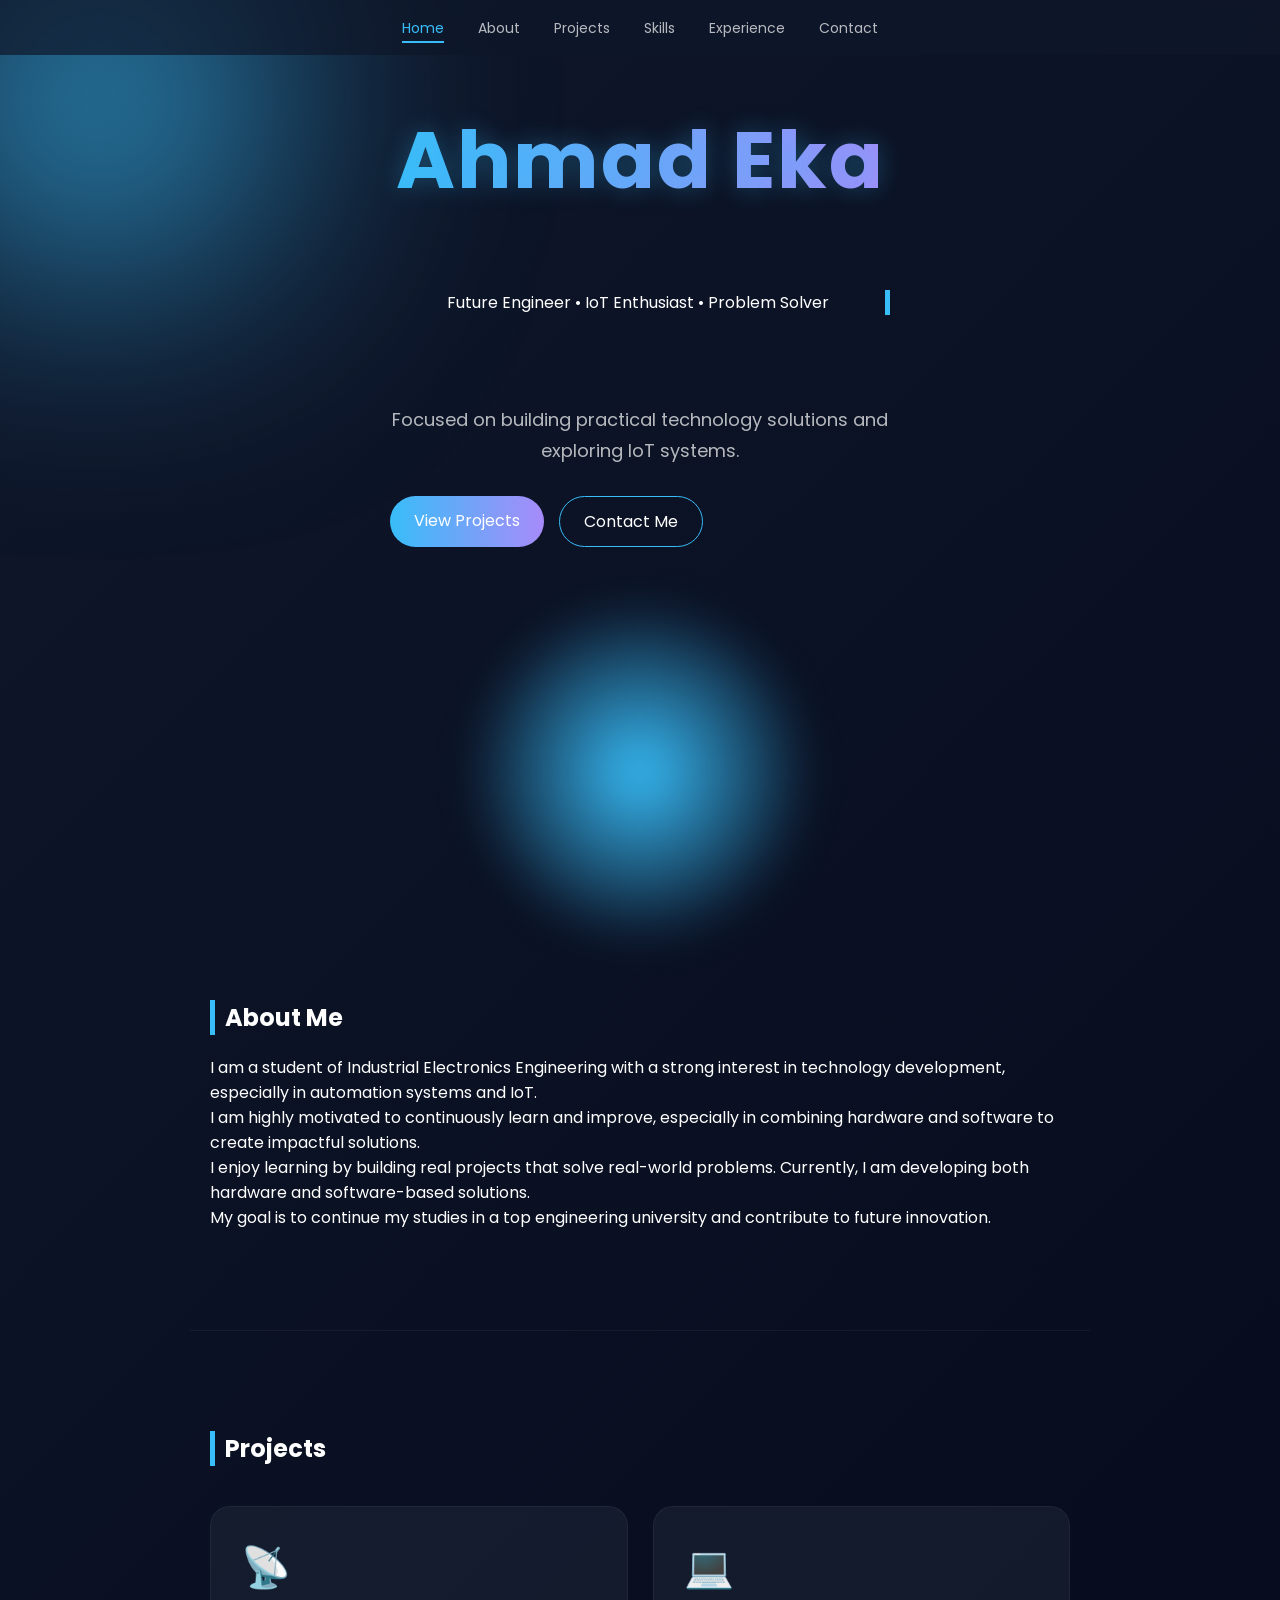
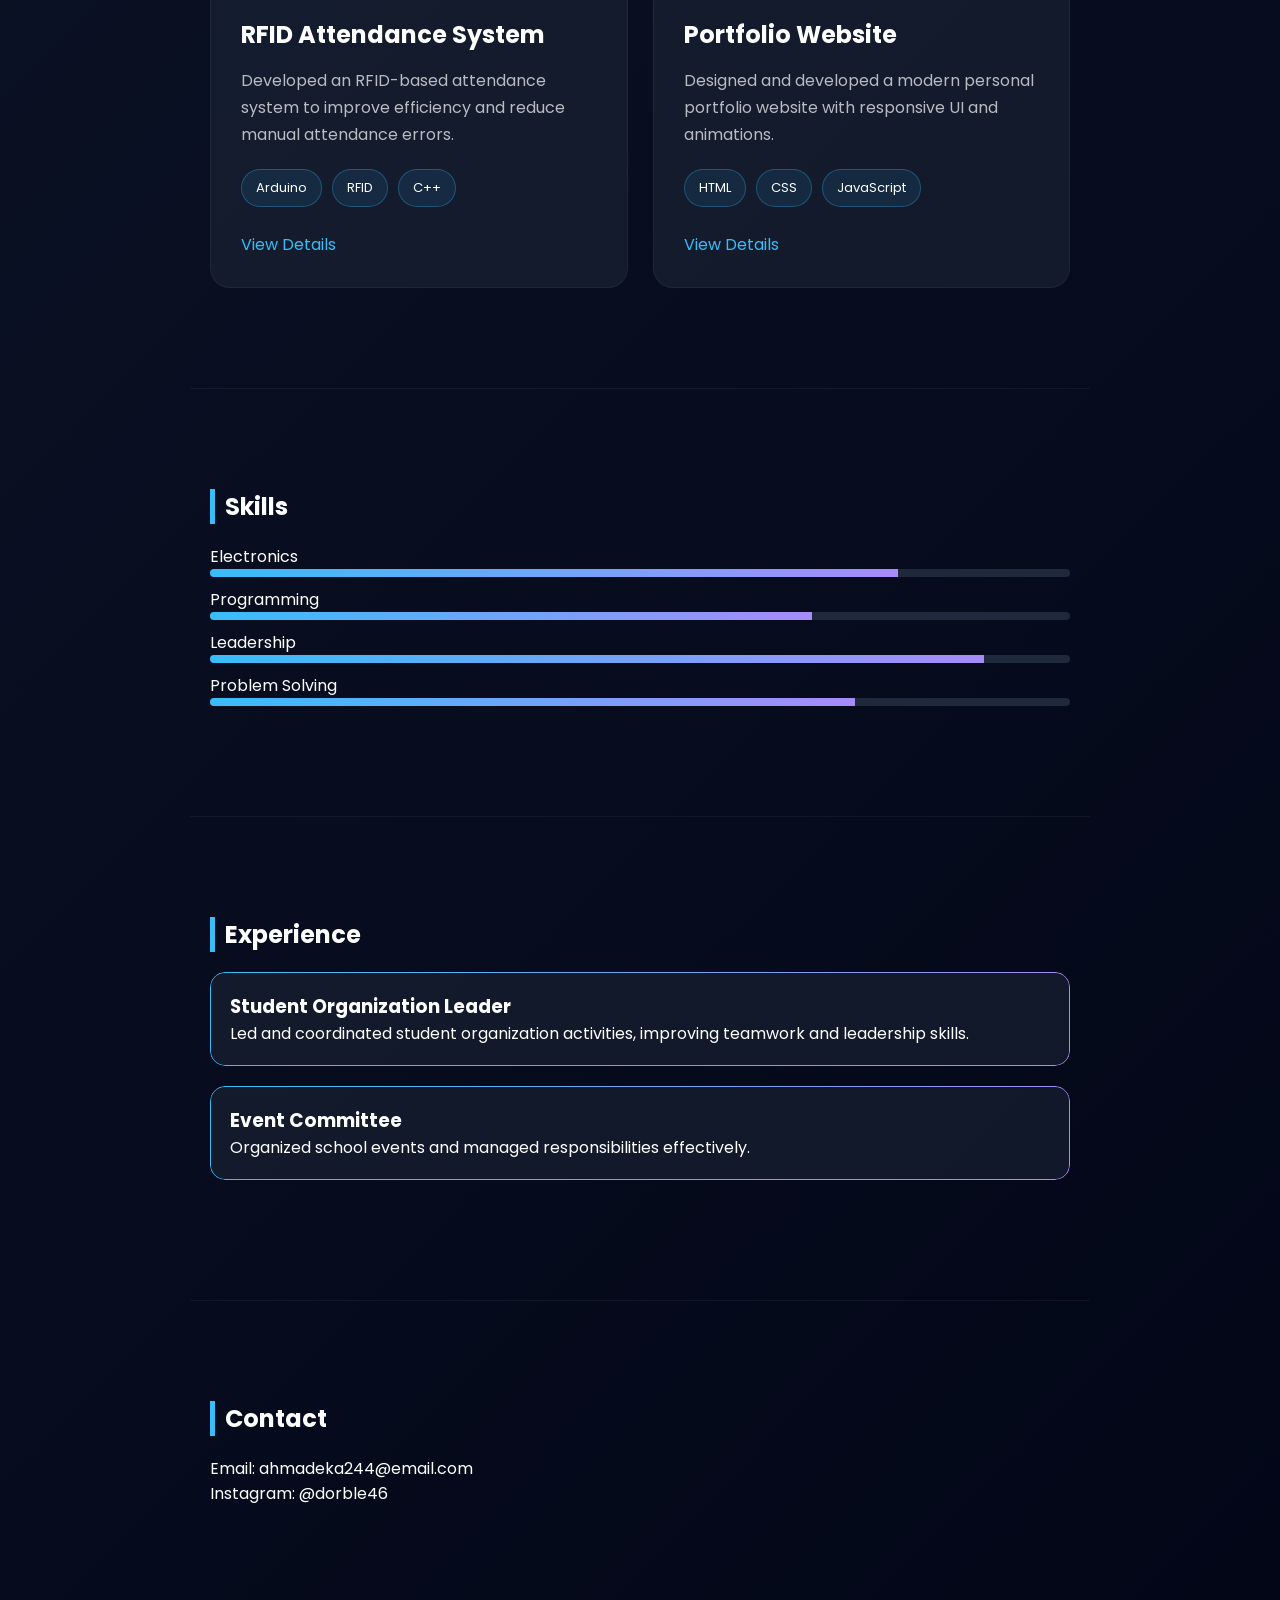
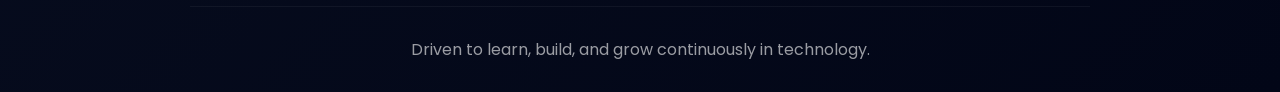
<file: index.html>
<!DOCTYPE html>
<html lang="en">
<head>
<meta charset="UTF-8">
<meta name="viewport" content="width=device-width, initial-scale=1.0">
<title>Ahmad Eka | Portfolio</title>

<link rel="stylesheet" href="style.css">
<link href="https://fonts.googleapis.com/css2?family=Poppins:wght@300;400;600&display=swap" rel="stylesheet">

</head>

<body>

<nav>
  <a href="#home" class="nav-link">Home</a>
  <a href="#about" class="nav-link">About</a>
  <a href="#projects" class="nav-link">Projects</a>
  <a href="#skills" class="nav-link">Skills</a>
  <a href="#experience" class="nav-link">Experience</a>
  <a href="#contact" class="nav-link">Contact</a>
</nav>

<header id="home">

  <div class="hero-text">
    <h1>Ahmad Eka</h1>

    <p class="typing">
      Future Engineer • IoT Enthusiast • Problem Solver
    </p>

    <p class="desc">
      Focused on building practical technology solutions and exploring IoT systems.
    </p>

    <div class="hero-buttons">
      <a href="#projects" class="btn">View Projects</a>
      <a href="#contact" class="btn btn-outline">Contact Me</a>
    </div>
  </div>

  <div class="hero-image">
    <div class="circle"></div>
  </div>

</header>

<section id="about" class="fade">
  <h2>About Me</h2>

  <p>
  I am a student of Industrial Electronics Engineering with a strong interest in technology development, 
  especially in automation systems and IoT.
  </p>

  <p>
  I am highly motivated to continuously learn and improve, especially in combining hardware and software 
  to create impactful solutions.
  </p>

  <p>
  I enjoy learning by building real projects that solve real-world problems. 
  Currently, I am developing both hardware and software-based solutions.
  </p>

  <p>
  My goal is to continue my studies in a top engineering university and contribute to future innovation.
  </p>
</section>

<section id="projects" class="fade">
  <h2>Projects</h2>

  <div class="project-grid">

    <div class="project-card">
      <div class="project-icon">📡</div>

      <h3>RFID Attendance System</h3>

      <p>
        Developed an RFID-based attendance system to improve efficiency and reduce manual attendance errors.
      </p>

      <div class="tech">
        <span>Arduino</span>
        <span>RFID</span>
        <span>C++</span>
      </div>

      <a href="#" class="project-btn">View Details</a>
    </div>

    <div class="project-card">
      <div class="project-icon">💻</div>

      <h3>Portfolio Website</h3>

      <p>
        Designed and developed a modern personal portfolio website with responsive UI and animations.
      </p>

      <div class="tech">
        <span>HTML</span>
        <span>CSS</span>
        <span>JavaScript</span>
      </div>

      <a href="#" class="project-btn">View Details</a>
    </div>

  </div>

</section>

<section id="skills" class="fade">
  <h2>Skills</h2>

  <p>Electronics</p>
  <div class="skill-bar">
    <div class="skill-fill" style="width:80%"></div>
  </div>

  <p>Programming</p>
  <div class="skill-bar">
    <div class="skill-fill" style="width:70%"></div>
  </div>

  <p>Leadership</p>
  <div class="skill-bar">
    <div class="skill-fill" style="width:90%"></div>
  </div>

  <p>Problem Solving</p>
  <div class="skill-bar">
    <div class="skill-fill" style="width:75%"></div>
  </div>

</section>

<section id="experience" class="fade">
  <h2>Experience</h2>

  <div class="card">
    <h3>Student Organization Leader</h3>
    <p>
    Led and coordinated student organization activities, improving teamwork and leadership skills.
    </p>
  </div>

  <div class="card">
    <h3>Event Committee</h3>
    <p>
    Organized school events and managed responsibilities effectively.
    </p>
  </div>
</section>

<section id="contact" class="fade">
  <h2>Contact</h2>
  <p>Email: ahmadeka244@email.com</p>
  <p>Instagram: @dorble46</p>
</section>

<footer>
  <p>Driven to learn, build, and grow continuously in technology.</p>
</footer>

<script>
const fades = document.querySelectorAll('.fade');
const sections = document.querySelectorAll("section, header");
const navLinks = document.querySelectorAll(".nav-link");

window.addEventListener('scroll', () => {
  fades.forEach(el => {
    const top = el.getBoundingClientRect().top;
    if(top < window.innerHeight - 50){
      el.classList.add('show');
    }
  });
});

window.addEventListener('load', () => {
  // Panggil fungsi scroll saat load selesai
  window.dispatchEvent(new Event('scroll'));
});

window.addEventListener("scroll", () => {

  let current = "";

  sections.forEach(section => {
    const sectionTop = section.offsetTop;
    const sectionHeight = section.clientHeight;

    if (scrollY >= sectionTop - 200) {
      current = section.getAttribute("id");
    }
  });

  navLinks.forEach(link => {
    link.classList.remove("active");

    if (link.getAttribute("href") === "#" + current) {
      link.classList.add("active");
    }
  });

});

</script>

</body>
</html>
</file>
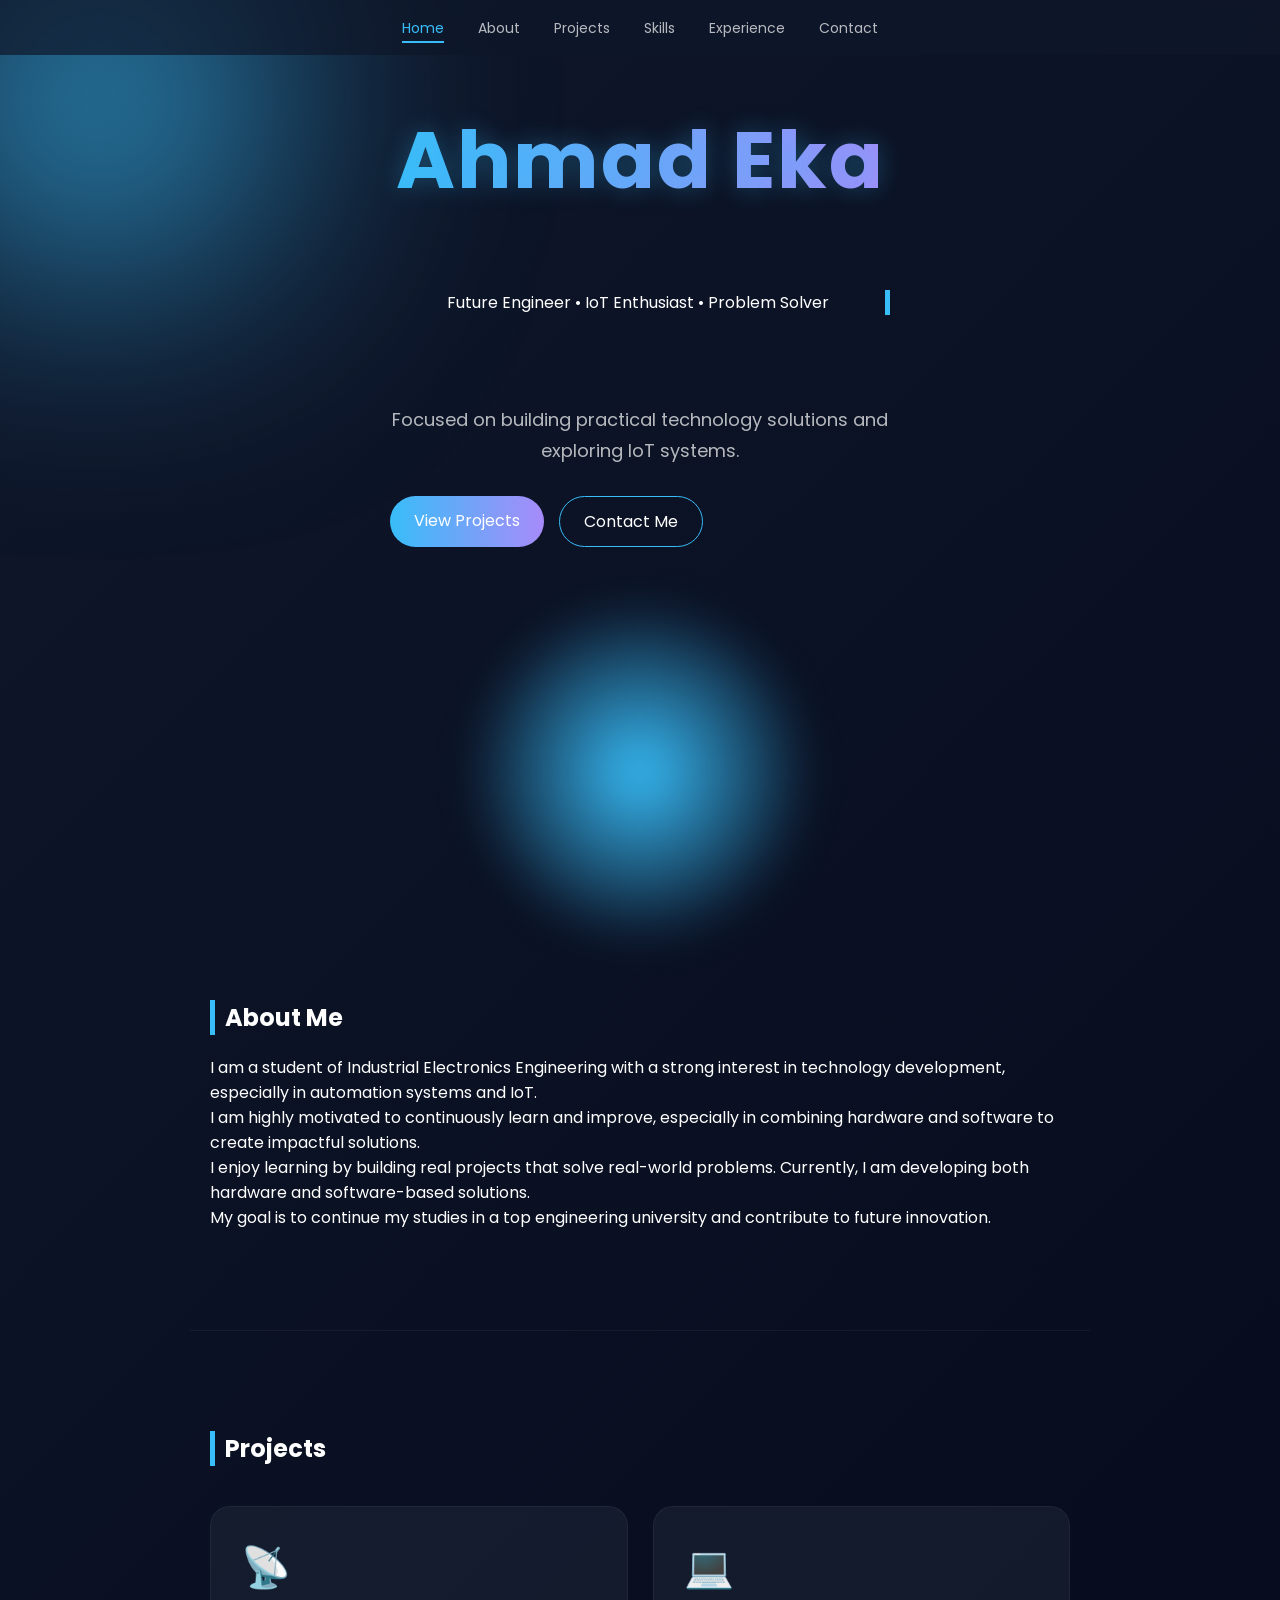
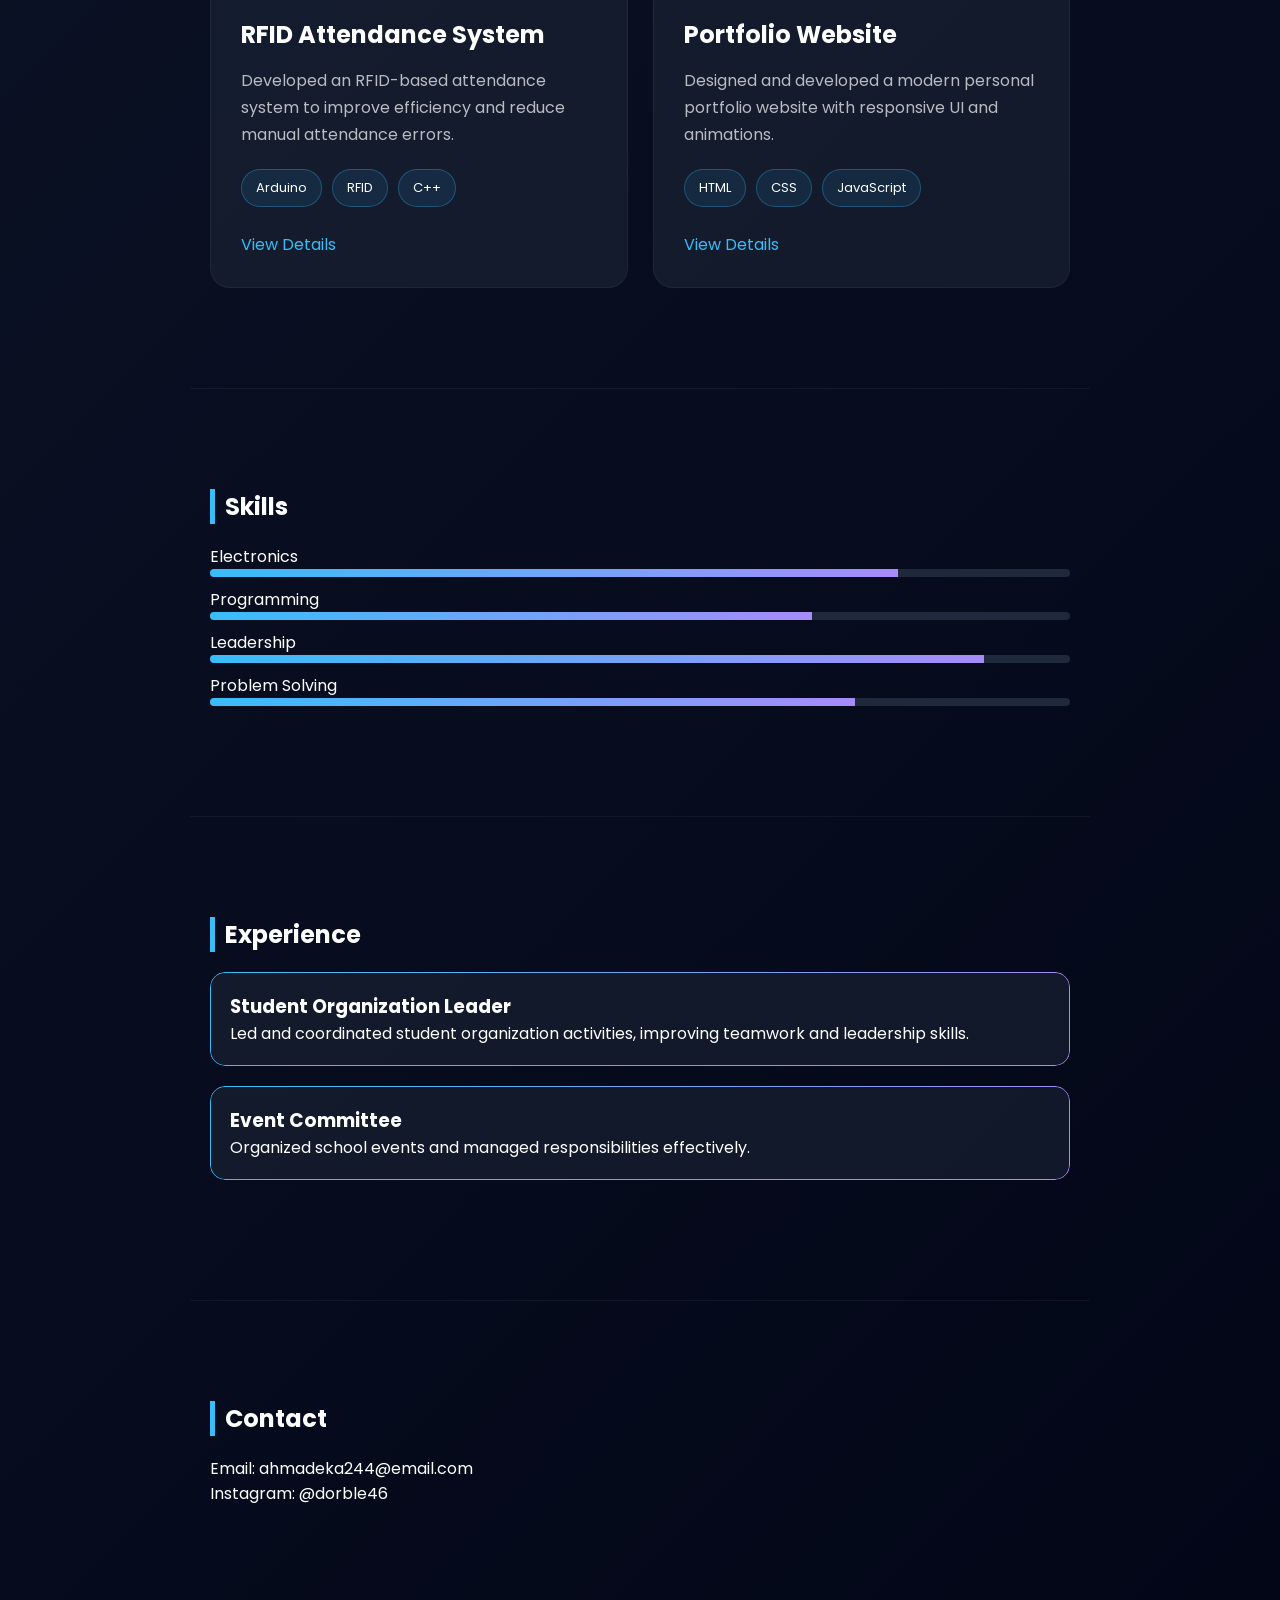
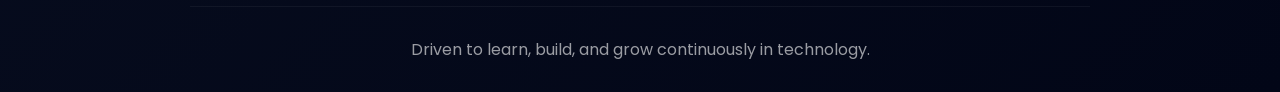
<file: indeks.html>
<!DOCTYPE html>
<html lang="en">
<head>
<meta charset="UTF-8">
<meta name="viewport" content="width=device-width, initial-scale=1.0">
<title>Ahmad Eka | Portfolio</title>

<link rel="stylesheet" href="style.css">
<link href="https://fonts.googleapis.com/css2?family=Poppins:wght@300;400;600&display=swap" rel="stylesheet">

</head>

<body>

<nav>
  <a href="#home" class="nav-link">Home</a>
  <a href="#about" class="nav-link">About</a>
  <a href="#projects" class="nav-link">Projects</a>
  <a href="#skills" class="nav-link">Skills</a>
  <a href="#experience" class="nav-link">Experience</a>
  <a href="#contact" class="nav-link">Contact</a>
</nav>

<header id="home">

  <div class="hero-text">
    <h1>Ahmad Eka</h1>

    <p class="typing">
      Future Engineer • IoT Enthusiast • Problem Solver
    </p>

    <p class="desc">
      Focused on building practical technology solutions and exploring IoT systems.
    </p>

    <div class="hero-buttons">
      <a href="#projects" class="btn">View Projects</a>
      <a href="#contact" class="btn btn-outline">Contact Me</a>
    </div>
  </div>

  <div class="hero-image">
    <div class="circle"></div>
  </div>

</header>

<section id="about" class="fade">
  <h2>About Me</h2>

  <p>
  I am a student of Industrial Electronics Engineering with a strong interest in technology development, 
  especially in automation systems and IoT.
  </p>

  <p>
  I am highly motivated to continuously learn and improve, especially in combining hardware and software 
  to create impactful solutions.
  </p>

  <p>
  I enjoy learning by building real projects that solve real-world problems. 
  Currently, I am developing both hardware and software-based solutions.
  </p>

  <p>
  My goal is to continue my studies in a top engineering university and contribute to future innovation.
  </p>
</section>

<section id="projects" class="fade">
  <h2>Projects</h2>

  <div class="project-grid">

    <div class="project-card">
      <div class="project-icon">📡</div>

      <h3>RFID Attendance System</h3>

      <p>
        Developed an RFID-based attendance system to improve efficiency and reduce manual attendance errors.
      </p>

      <div class="tech">
        <span>Arduino</span>
        <span>RFID</span>
        <span>C++</span>
      </div>

      <a href="#" class="project-btn">View Details</a>
    </div>

    <div class="project-card">
      <div class="project-icon">💻</div>

      <h3>Portfolio Website</h3>

      <p>
        Designed and developed a modern personal portfolio website with responsive UI and animations.
      </p>

      <div class="tech">
        <span>HTML</span>
        <span>CSS</span>
        <span>JavaScript</span>
      </div>

      <a href="#" class="project-btn">View Details</a>
    </div>

  </div>

</section>

<section id="skills" class="fade">
  <h2>Skills</h2>

  <p>Electronics</p>
  <div class="skill-bar">
    <div class="skill-fill" style="width:80%"></div>
  </div>

  <p>Programming</p>
  <div class="skill-bar">
    <div class="skill-fill" style="width:70%"></div>
  </div>

  <p>Leadership</p>
  <div class="skill-bar">
    <div class="skill-fill" style="width:90%"></div>
  </div>

  <p>Problem Solving</p>
  <div class="skill-bar">
    <div class="skill-fill" style="width:75%"></div>
  </div>

</section>

<section id="experience" class="fade">
  <h2>Experience</h2>

  <div class="card">
    <h3>Student Organization Leader</h3>
    <p>
    Led and coordinated student organization activities, improving teamwork and leadership skills.
    </p>
  </div>

  <div class="card">
    <h3>Event Committee</h3>
    <p>
    Organized school events and managed responsibilities effectively.
    </p>
  </div>
</section>

<section id="contact" class="fade">
  <h2>Contact</h2>
  <p>Email: ahmadeka244@email.com</p>
  <p>Instagram: @dorble46</p>
</section>

<footer>
  <p>Driven to learn, build, and grow continuously in technology.</p>
</footer>

<script>
const fades = document.querySelectorAll('.fade');
const sections = document.querySelectorAll("section, header");
const navLinks = document.querySelectorAll(".nav-link");

window.addEventListener('scroll', () => {
  fades.forEach(el => {
    const top = el.getBoundingClientRect().top;
    if(top < window.innerHeight - 50){
      el.classList.add('show');
    }
  });
});

window.addEventListener('load', () => {
  // Panggil fungsi scroll saat load selesai
  window.dispatchEvent(new Event('scroll'));
});

window.addEventListener("scroll", () => {

  let current = "";

  sections.forEach(section => {
    const sectionTop = section.offsetTop;
    const sectionHeight = section.clientHeight;

    if (scrollY >= sectionTop - 200) {
      current = section.getAttribute("id");
    }
  });

  navLinks.forEach(link => {
    link.classList.remove("active");

    if (link.getAttribute("href") === "#" + current) {
      link.classList.add("active");
    }
  });

});

</script>

</body>
</html>
</file>
<file: style.css>
* {
  margin: 0;
  padding: 0;
  box-sizing: border-box;
  font-family: 'Poppins', sans-serif;
  scroll-behavior: smooth;
}

body {
  background: linear-gradient(135deg, #0f172a, #020617);
  color: white;
}

/* GLOW BACKGROUND */
body::before {
  content: "";
  position: fixed;
  width: 400px;
  height: 400px;
  background: radial-gradient(circle, #38bdf8, transparent);
  top: -100px;
  left: -100px;
  filter: blur(120px);
  z-index: -1;
}

/* NAVBAR */
nav {
  position: fixed;
  width: 100%;
  top: 0;
  background: rgba(15, 23, 42, 0.7);
  backdrop-filter: blur(10px);
  padding: 15px;
  text-align: center;
  z-index: 1000;
}

nav a {
  color: white;
  margin: 0 15px;
  text-decoration: none;
  font-size: 14px;
  opacity: 0.7;
  transition: 0.3s;
  position: relative;
}

nav a:hover {
  opacity: 1;
  color: #38bdf8;
}

nav a::after {
  content: "";
  position: absolute;
  width: 0%;
  height: 2px;
  bottom: -5px;
  left: 0;
  background: #38bdf8;
  transition: 0.3s;
}

nav a:hover::after {
  width: 100%;
}

/* HEADER */
header {
  height: 100vh;
  display: flex;
  flex-direction: column;
  justify-content: center;
  text-align: center;
  padding: 20px;
}

header h1 {
  font-size: 70px;
  background: linear-gradient(90deg, #38bdf8, #a78bfa);
  -webkit-background-clip: text;
  letter-spacing: 2px;
  text-shadow: 0 0 20px rgba(56,189,248,0.5);
  color: transparent;
}

.typing {
  border-right: 5px solid #38bdf8;
  white-space: nowrap;
  overflow: hidden;
  width: 0;
  margin: auto;
  animation: typing 3s steps(40, end) forwards, blink 0.7s infinite;
}

@keyframes typing {
  to { width: 100%; }
}

@keyframes blink {
  50% { border-color: transparent; }
}

/* SECTION */
section {
  padding: 100px 20px;
  max-width: 900px;
  margin: auto;
  border-bottom: 1px solid rgba(255,255,255,0.05);
}

h2 {
  margin-bottom: 20px;
  border-left: 5px solid #38bdf8;
  padding-left: 10px;
}

/* CARD */
.card {
  position: relative;
  background: rgba(30, 41, 59, 0.5);
  padding: 20px;
  margin: 20px 0;
  border-radius: 15px;
  overflow: hidden;
  transition: 0.3s;
}

.card::before {
  content: "";
  position: absolute;
  inset: 0;
  border-radius: 15px;
  padding: 1px;
  background: linear-gradient(120deg, #38bdf8, #a78bfa);
  -webkit-mask:
    linear-gradient(#fff 0 0) content-box, 
    linear-gradient(#fff 0 0);
  -webkit-mask-composite: xor;
  mask-composite: exclude;
}

.card:hover {
  transform: translateY(-8px) scale(1.02);
  box-shadow: 0 0 25px #38bdf8;
}

/* SKILL */
.skill-bar {
  height: 8px;
  background: #1e293b;
  border-radius: 10px;
  overflow: hidden;
  margin-bottom: 10px;
}

.skill-fill {
  height: 100%;
  background: linear-gradient(90deg, #38bdf8, #a78bfa);
}

/* FOOTER */
footer {
  text-align: center;
  padding: 30px;
  opacity: 0.6;
}

/* ANIMATION */
.fade {
  opacity: 0;
  transform: translateY(20px);
  transition: 0.8s;
}

.fade.show {
  opacity: 1;
  transform: translateY(0);
}

/* HERO */
header {
  min-height: 100vh;
  display: flex;
  align-items: center;
  justify-content: space-between;
  padding: 120px 10%;
  gap: 50px;
}

/* TEXT */
.hero-text {
  flex: 1;
}

.hero-text h1 {
  font-size: 80px;
  line-height: 1;
  margin-bottom: 90px;
  background: linear-gradient(90deg, #38bdf8, #a78bfa);
  -webkit-background-clip: text;
  color: transparent;
  text-shadow: 0 0 25px rgba(56,189,248,0.3);
}

.desc {
  margin-top: 90px;
  font-size: 18px;
  opacity: 0.7;
  max-width: 500px;
  line-height: 1.7;
}

/* HERO IMAGE */
.hero-image {
  flex: 1;
  display: flex;
  justify-content: center;
}

.circle {
  width: 350px;
  height: 350px;
  border-radius: 50%;
  background: radial-gradient(circle, #38bdf8, transparent 70%);
  filter: blur(20px);
  animation: floating 4s ease-in-out infinite;
}

/* FLOATING EFFECT */
@keyframes floating {
  0% {
    transform: translateY(0px);
  }

  50% {
    transform: translateY(-20px);
  }

  100% {
    transform: translateY(0px);
  }
}

/* BUTTON */
.hero-buttons {
  margin-top: 30px;
  display: flex;
  gap: 15px;
}

.btn {
  padding: 12px 24px;
  border-radius: 30px;
  background: linear-gradient(90deg, #38bdf8, #a78bfa);
  color: white;
  text-decoration: none;
  transition: 0.3s;
}

.btn:hover {
  transform: translateY(-3px);
  box-shadow: 0 0 20px #38bdf8;
}

.btn-outline {
  background: transparent;
  border: 1px solid #38bdf8;
}

/* RESPONSIVE */
@media(max-width: 900px){

  header {
    flex-direction: column;
    text-align: center;
  }

  .hero-text h1 {
    font-size: 60px;
  }

  .desc {
    margin: auto;
    margin-top: 20px;
  }

  .hero-buttons {
    justify-content: center;
  }

  .circle {
    width: 250px;
    height: 250px;
  }

}

/* PROJECT GRID */
.project-grid {
  display: grid;
  grid-template-columns: repeat(auto-fit, minmax(300px, 1fr));
  gap: 25px;
  margin-top: 40px;
}

/* PROJECT CARD */
.project-card {
  background: rgba(30, 41, 59, 0.5);
  border: 1px solid rgba(255,255,255,0.05);
  border-radius: 20px;
  padding: 30px;
  transition: 0.4s;
  position: relative;
  overflow: hidden;
}

.project-card:hover {
  transform: translateY(-10px);
  box-shadow: 0 0 30px rgba(56,189,248,0.4);
}

/* ICON */
.project-icon {
  font-size: 40px;
  margin-bottom: 20px;
}

/* TITLE */
.project-card h3 {
  margin-bottom: 15px;
  font-size: 24px;
}

/* DESC */
.project-card p {
  opacity: 0.7;
  line-height: 1.7;
}

/* TECH TAG */
.tech {
  margin-top: 20px;
  display: flex;
  gap: 10px;
  flex-wrap: wrap;
}

.tech span {
  padding: 8px 14px;
  background: rgba(56,189,248,0.1);
  border: 1px solid rgba(56,189,248,0.3);
  border-radius: 20px;
  font-size: 13px;
}

/* BUTTON */
.project-btn {
  display: inline-block;
  margin-top: 25px;
  color: #38bdf8;
  text-decoration: none;
  transition: 0.3s;
}

.project-btn:hover {
  transform: translateX(5px);
}

/* ACTIVE NAV */
nav a.active {
  color: #38bdf8;
  opacity: 1;
}

nav a.active::after {
  width: 100%;
}
</file>
